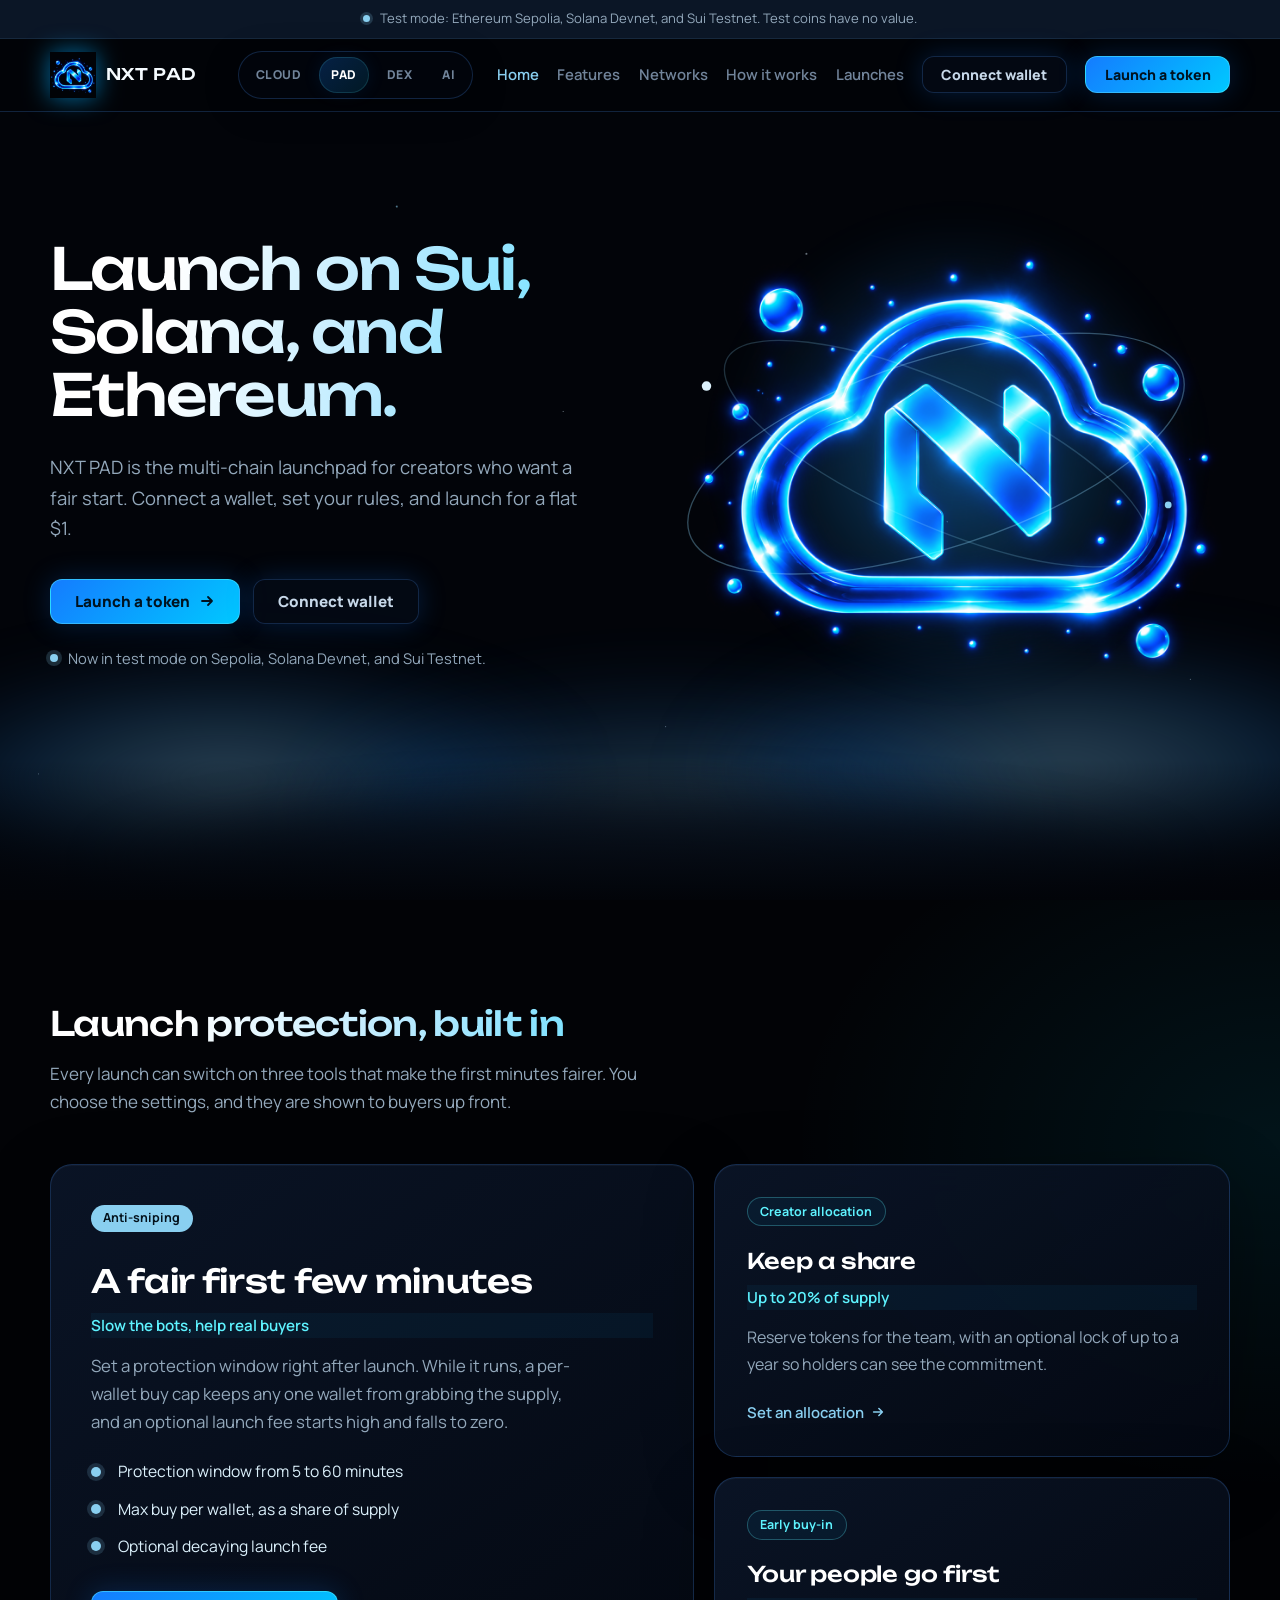
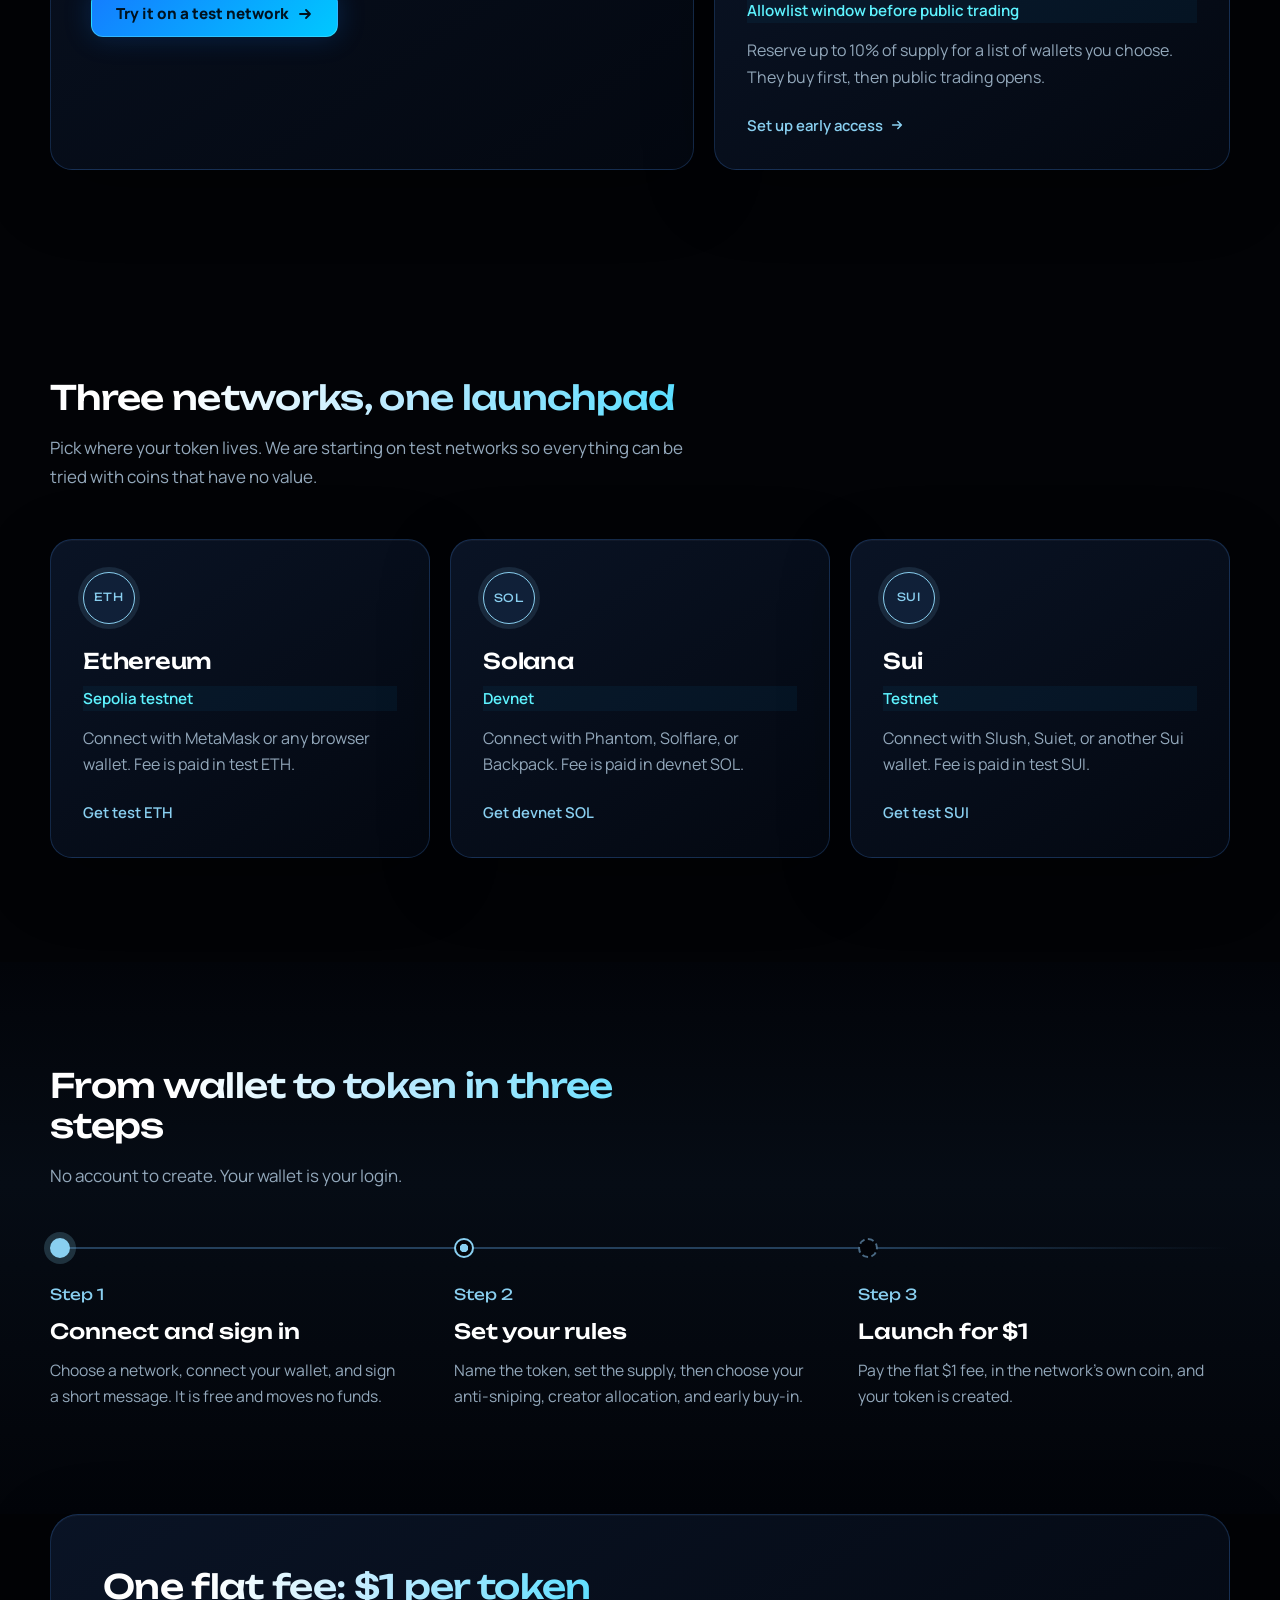
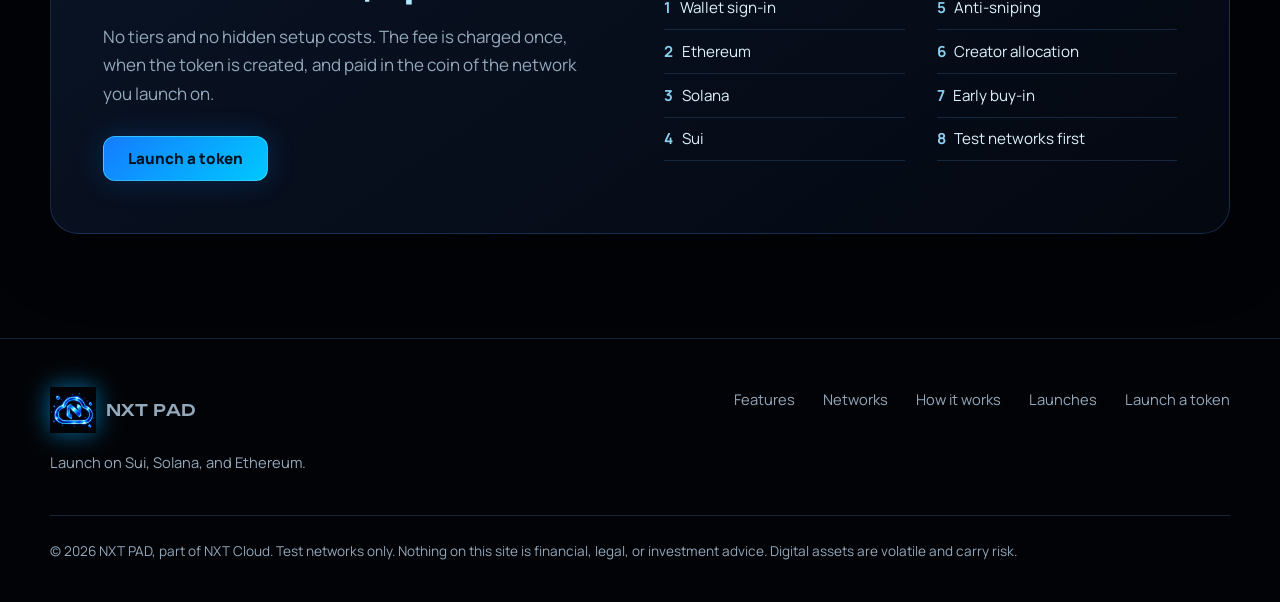
<file: index.html>
<!doctype html>
<html lang="en">
<head>
  <meta charset="utf-8">
  <meta name="viewport" content="width=device-width, initial-scale=1">
  <title>NXT PAD | Launch tokens on Sui, Solana, and Ethereum</title>
  <meta name="description" content="NXT PAD is a multi-chain token launchpad for Sui, Solana, and Ethereum. Anti-sniping, creator allocation, early buy-in, and a flat $1 fee per token. Now in test mode.">
  <meta name="theme-color" content="#020409">
  <meta property="og:title" content="NXT PAD">
  <meta property="og:description" content="Launch tokens on Sui, Solana, and Ethereum with built-in launch protection. Flat $1 fee.">
  <meta property="og:type" content="website">
  <!-- After you have your domain, add: <meta property="og:image" content="https://YOUR-DOMAIN/assets/img/og.png"> -->
  <meta name="twitter:card" content="summary_large_image">
  <link rel="icon" type="image/png" sizes="48x48" href="assets/img/favicon-48.png">
  <link rel="icon" type="image/png" sizes="192x192" href="assets/img/favicon-192.png">
  <link rel="apple-touch-icon" href="assets/img/apple-touch-icon.png">
  <link rel="preconnect" href="https://fonts.googleapis.com">
  <link rel="preconnect" href="https://fonts.gstatic.com" crossorigin>
  <link href="https://fonts.googleapis.com/css2?family=Manrope:wght@400;500;600;700&family=Unbounded:wght@400;500&display=swap" rel="stylesheet">
  <link rel="stylesheet" href="assets/css/style.css">
  <link rel="stylesheet" href="assets/css/nxt-unified.css">
  <link rel="stylesheet" href="assets/css/nxt-v2.css">
</head>
<body>
  <a class="skip" href="#main">Skip to content</a>

  <div class="testbar" role="note"><i aria-hidden="true"></i>Test mode: Ethereum Sepolia, Solana Devnet, and Sui Testnet. Test coins have no value.</div>

  <header class="site-header">
    <div class="wrap header-inner">
      <a class="brand" href="index.html" aria-label="NXT PAD home">
        <img src="assets/img/ChatGPT Image Sep 19, 2026, 03_49_14 PM.png" alt="" width="46" height="46">
        <span>NXT PAD</span>
      </a>
      <button class="nav-toggle" type="button" aria-expanded="false" aria-controls="nav">Menu</button>
      <div class="nxt-ecosystem" aria-label="NXT ecosystem"><a href="https://nxtcloudv31.nxtpadsupport.workers.dev/">CLOUD</a><a class="active" href="https://nxtpad.nxtpadsupport.workers.dev/">PAD</a><a href="https://nxtdex.nxtpadsupport.workers.dev/">DEX</a><a href="https://nxt-ai.nxtpadsupport.workers.dev/">AI</a></div>
        <nav class="nav" id="nav" aria-label="Main">
        <a href="index.html" aria-current="page">Home</a>
        <a href="index.html#features">Features</a>
        <a href="index.html#networks">Networks</a>
        <a href="index.html#how">How it works</a>
        <a href="tokens.html">Launches</a>
        <button class="btn btn-ghost btn-sm" type="button" data-wallet-btn>Connect wallet</button>
        <a class="btn btn-primary btn-sm" href="launch.html">Launch a token</a>
      </nav>
    </div>
  </header>

  <main id="main">
    <section class="hero">
      <div class="clouds" aria-hidden="true">
        <span class="cloud c1"></span><span class="cloud c2"></span><span class="cloud c3"></span><span class="cloud c4"></span>
      </div>
      <div class="wrap hero-grid">
        <div>
          <h1>Launch on Sui, Solana, and Ethereum.</h1>
          <p class="lede">NXT PAD is the multi-chain launchpad for creators who want a fair start. Connect a wallet, set your rules, and launch for a flat $1.</p>
          <div class="hero-actions">
            <a class="btn btn-primary" href="launch.html">
              Launch a token
              <svg viewBox="0 0 16 16" fill="none" stroke="currentColor" stroke-width="1.8" stroke-linecap="round" stroke-linejoin="round" aria-hidden="true"><path d="M3 8h10M9 4l4 4-4 4"/></svg>
            </a>
            <button class="btn btn-ghost" type="button" data-wallet-btn>Connect wallet</button>
          </div>
          <p class="hero-note"><i aria-hidden="true"></i>Now in test mode on Sepolia, Solana Devnet, and Sui Testnet.</p>
        </div>
        <div class="scene">
          <div class="glow" aria-hidden="true"></div>
          <svg class="orbits" viewBox="0 0 400 400" fill="none" aria-hidden="true">
            <ellipse cx="200" cy="200" rx="192" ry="70" stroke="#89cff0" stroke-opacity="0.35" stroke-width="1" transform="rotate(-18 200 200)"/>
            <ellipse cx="200" cy="200" rx="170" ry="52" stroke="#89cff0" stroke-opacity="0.22" stroke-width="1" transform="rotate(24 200 200)"/>
            <circle cx="30" cy="150" r="3.5" fill="#dcf1fc"/>
            <circle cx="372" cy="238" r="2.5" fill="#89cff0"/>
          </svg>
          <img class="logo" src="assets/img/ChatGPT Image Sep 19, 2026, 03_49_14 PM.png" alt="NXT PAD logo: a glowing blue cloud with the letter N inside" width="720" height="720">
        </div>
      </div>
    </section>

    <section class="section" id="features">
      <div class="wrap">
        <div class="section-head">
          <h2>Launch protection, built in</h2>
          <p>Every launch can switch on three tools that make the first minutes fairer. You choose the settings, and they are shown to buyers up front.</p>
        </div>

        <div class="products">
          <article class="card card--main">
            <span class="pill pill--soon">Anti-sniping</span>
            <h3>A fair first few minutes</h3>
            <span class="tag">Slow the bots, help real buyers</span>
            <p class="body">Set a protection window right after launch. While it runs, a per-wallet buy cap keeps any one wallet from grabbing the supply, and an optional launch fee starts high and falls to zero.</p>
            <ul class="checks">
              <li>Protection window from 5 to 60 minutes</li>
              <li>Max buy per wallet, as a share of supply</li>
              <li>Optional decaying launch fee</li>
            </ul>
            <a class="btn btn-primary" href="launch.html">
              Try it on a test network
              <svg viewBox="0 0 16 16" fill="none" stroke="currentColor" stroke-width="1.8" stroke-linecap="round" stroke-linejoin="round" aria-hidden="true"><path d="M3 8h10M9 4l4 4-4 4"/></svg>
            </a>
          </article>

          <article class="card card--dev">
            <span class="pill pill--dev">Creator allocation</span>
            <h3>Keep a share</h3>
            <span class="tag">Up to 20% of supply</span>
            <p class="body">Reserve tokens for the team, with an optional lock of up to a year so holders can see the commitment.</p>
            <a class="more" href="launch.html#panel-creator">Set an allocation
              <svg width="14" height="14" viewBox="0 0 16 16" fill="none" stroke="currentColor" stroke-width="1.8" stroke-linecap="round" stroke-linejoin="round" aria-hidden="true"><path d="M3 8h10M9 4l4 4-4 4"/></svg>
            </a>
          </article>

          <article class="card card--dev">
            <span class="pill pill--dev">Early buy-in</span>
            <h3>Your people go first</h3>
            <span class="tag">Allowlist window before public trading</span>
            <p class="body">Reserve up to 10% of supply for a list of wallets you choose. They buy first, then public trading opens.</p>
            <a class="more" href="launch.html#panel-early">Set up early access
              <svg width="14" height="14" viewBox="0 0 16 16" fill="none" stroke="currentColor" stroke-width="1.8" stroke-linecap="round" stroke-linejoin="round" aria-hidden="true"><path d="M3 8h10M9 4l4 4-4 4"/></svg>
            </a>
          </article>
        </div>
      </div>
    </section>

    <section class="section networks" id="networks">
      <div class="wrap">
        <div class="section-head">
          <h2>Three networks, one launchpad</h2>
          <p>Pick where your token lives. We are starting on test networks so everything can be tried with coins that have no value.</p>
        </div>
        <div class="chains">
          <article class="card chain-card">
            <span class="chain-badge chain-badge--lg" aria-hidden="true">ETH</span>
            <h3>Ethereum</h3>
            <span class="tag">Sepolia testnet</span>
            <p class="body">Connect with MetaMask or any browser wallet. Fee is paid in test ETH.</p>
            <a class="more" href="https://cloud.google.com/application/web3/faucet/ethereum/sepolia" target="_blank" rel="noopener noreferrer">Get test ETH</a>
          </article>
          <article class="card chain-card">
            <span class="chain-badge chain-badge--lg" aria-hidden="true">SOL</span>
            <h3>Solana</h3>
            <span class="tag">Devnet</span>
            <p class="body">Connect with Phantom, Solflare, or Backpack. Fee is paid in devnet SOL.</p>
            <a class="more" href="https://faucet.solana.com" target="_blank" rel="noopener noreferrer">Get devnet SOL</a>
          </article>
          <article class="card chain-card">
            <span class="chain-badge chain-badge--lg" aria-hidden="true">SUI</span>
            <h3>Sui</h3>
            <span class="tag">Testnet</span>
            <p class="body">Connect with Slush, Suiet, or another Sui wallet. Fee is paid in test SUI.</p>
            <a class="more" href="https://faucet.sui.io" target="_blank" rel="noopener noreferrer">Get test SUI</a>
          </article>
        </div>
      </div>
    </section>

    <section class="section roadmap" id="how">
      <div class="wrap">
        <div class="section-head">
          <h2>From wallet to token in three steps</h2>
          <p>No account to create. Your wallet is your login.</p>
        </div>
        <div class="timeline">
          <div class="stage stage--now">
            <span class="when">Step 1</span>
            <h3>Connect and sign in</h3>
            <p>Choose a network, connect your wallet, and sign a short message. It is free and moves no funds.</p>
          </div>
          <div class="stage stage--next">
            <span class="when">Step 2</span>
            <h3>Set your rules</h3>
            <p>Name the token, set the supply, then choose your anti-sniping, creator allocation, and early buy-in.</p>
          </div>
          <div class="stage stage--later">
            <span class="when">Step 3</span>
            <h3>Launch for $1</h3>
            <p>Pay the flat $1 fee, in the network's own coin, and your token is created.</p>
          </div>
        </div>
      </div>
    </section>

    <section class="band">
      <div class="wrap">
        <div class="band-card">
          <div>
            <h2>One flat fee: $1 per token</h2>
            <p>No tiers and no hidden setup costs. The fee is charged once, when the token is created, and paid in the coin of the network you launch on.</p>
            <a class="btn btn-primary" href="launch.html">Launch a token</a>
          </div>
          <ol class="toc-preview" aria-label="What is included">
            <li>Wallet sign-in</li>
            <li>Ethereum</li>
            <li>Solana</li>
            <li>Sui</li>
            <li>Anti-sniping</li>
            <li>Creator allocation</li>
            <li>Early buy-in</li>
            <li>Test networks first</li>
          </ol>
        </div>
      </div>
    </section>
  </main>

  <footer class="site-footer">
    <div class="wrap">
      <div class="footer-grid">
        <div class="footer-brand">
          <a class="brand" href="index.html" aria-label="NXT PAD home">
            <img src="assets/img/ChatGPT Image Sep 19, 2026, 03_49_14 PM.png" alt="" width="46" height="46">
            <span>NXT PAD</span>
          </a>
          <p>Launch on Sui, Solana, and Ethereum.</p>
        </div>
        <nav class="footer-links" aria-label="Footer">
          <a href="index.html#features">Features</a>
          <a href="index.html#networks">Networks</a>
          <a href="index.html#how">How it works</a>
          <a href="tokens.html">Launches</a>
          <a href="launch.html">Launch a token</a>
          <!-- Add your community links here when ready, for example:
          <a href="https://x.com/YOUR-HANDLE" target="_blank" rel="noopener noreferrer">X</a>
          <a href="https://t.me/YOUR-GROUP" target="_blank" rel="noopener noreferrer">Telegram</a>
          -->
        </nav>
      </div>
      <p class="legal">&copy; <span data-year>2026</span> NXT PAD, part of NXT Cloud. Test networks only. Nothing on this site is financial, legal, or investment advice. Digital assets are volatile and carry risk.</p>
    </div>
  </footer>

  <script src="assets/js/config.js"></script>
  <script src="assets/js/main.js"></script>
  <script src="assets/js/wallet.js"></script>
</body>
</html>
</file>
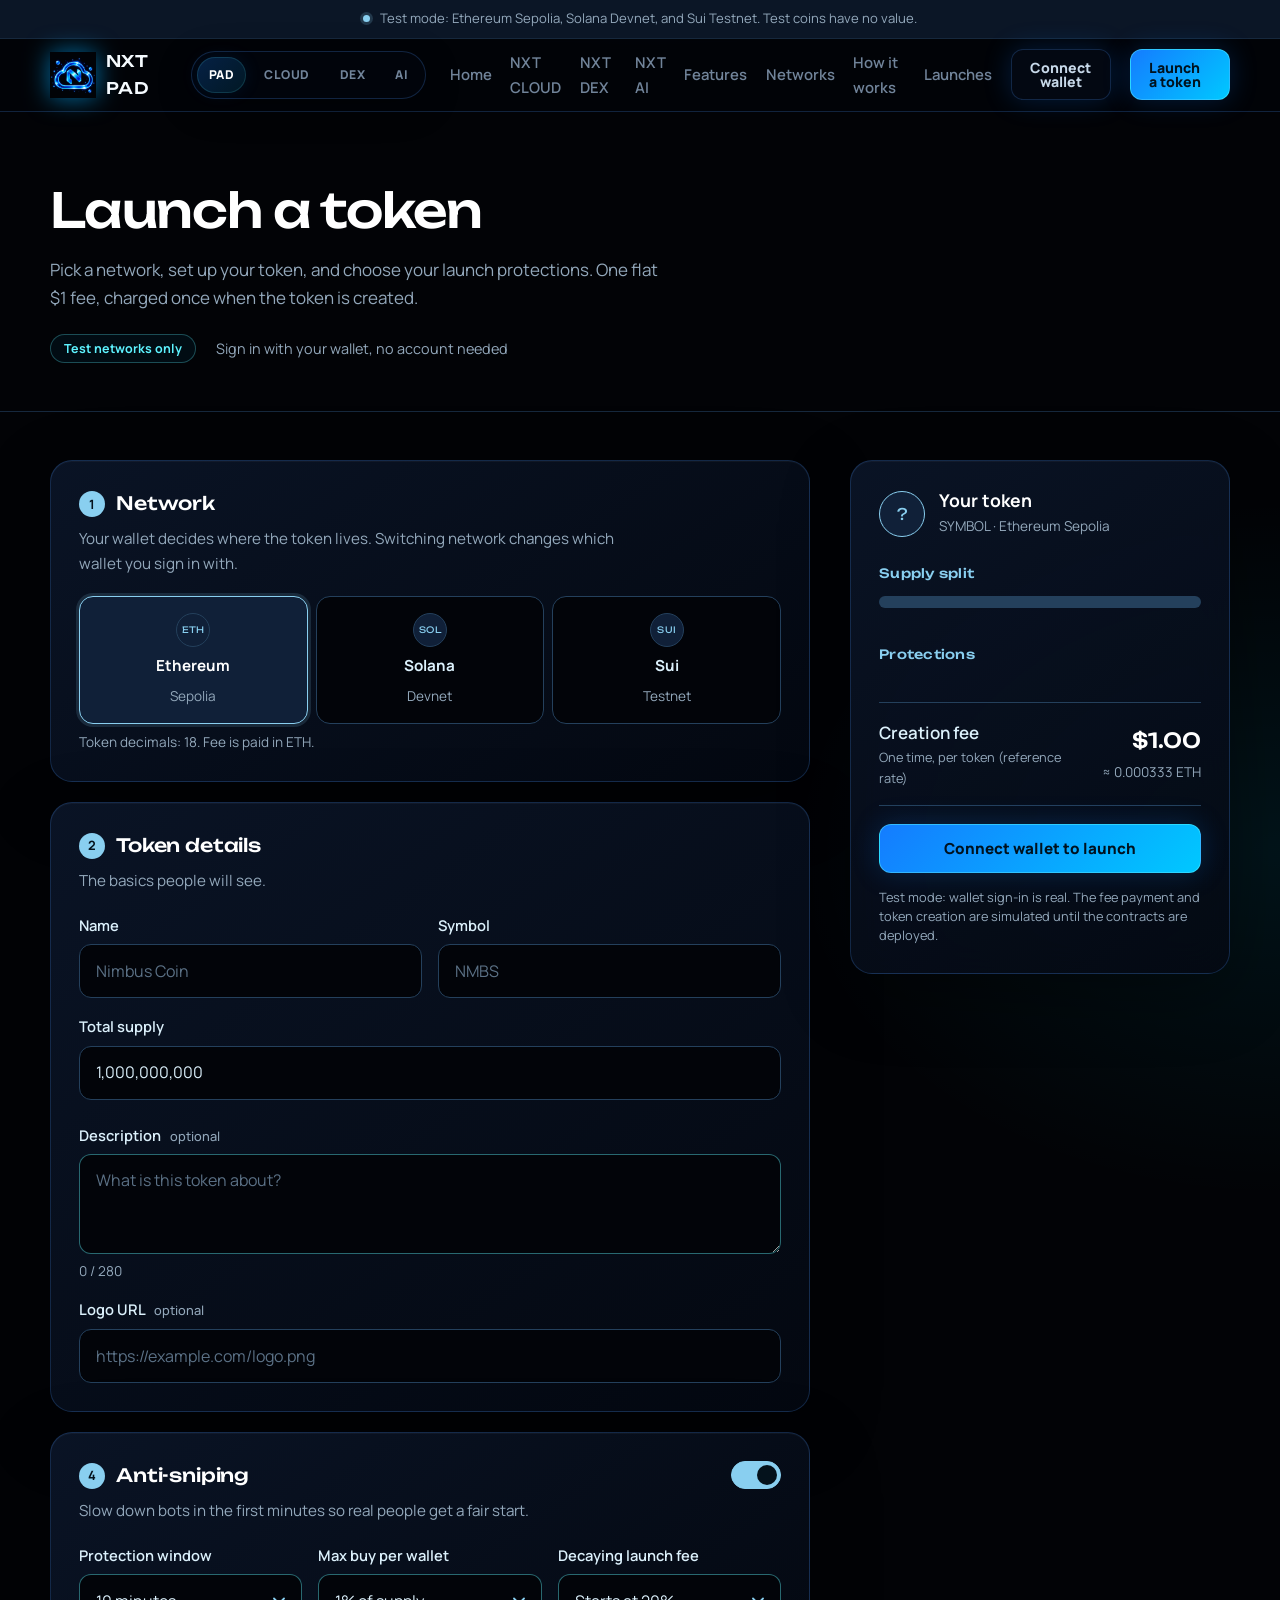
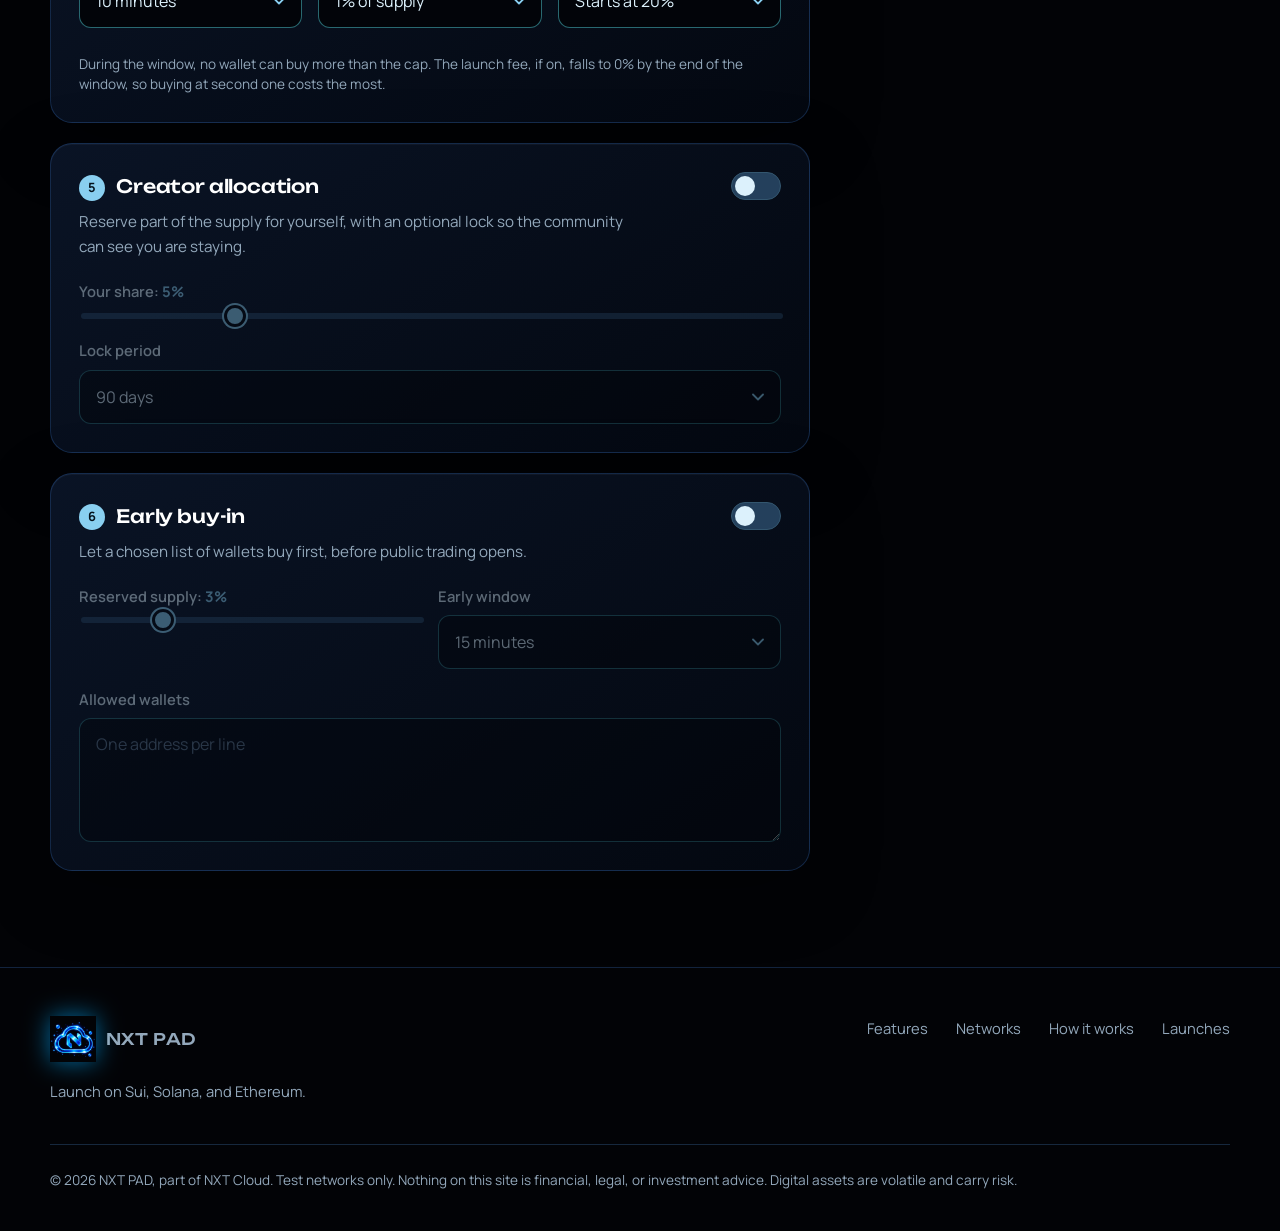
<file: launch.html>
<!doctype html>
<html lang="en">
<head>
  <meta charset="utf-8">
  <meta name="viewport" content="width=device-width, initial-scale=1">
  <title>Launch a token | NXT PAD</title>
  <meta name="description" content="Create a token on Ethereum Sepolia, Solana Devnet, or Sui Testnet with anti-sniping, creator allocation, and early buy-in. Flat $1 fee per token.">
  <meta name="theme-color" content="#020409">
  <link rel="icon" type="image/png" sizes="48x48" href="assets/img/favicon-48.png">
  <link rel="icon" type="image/png" sizes="192x192" href="assets/img/favicon-192.png">
  <link rel="apple-touch-icon" href="assets/img/apple-touch-icon.png">
  <link rel="preconnect" href="https://fonts.googleapis.com">
  <link rel="preconnect" href="https://fonts.gstatic.com" crossorigin>
  <link href="https://fonts.googleapis.com/css2?family=Manrope:wght@400;500;600;700&family=Unbounded:wght@400;500&display=swap" rel="stylesheet">
  <link rel="stylesheet" href="assets/css/style.css">
  <link rel="stylesheet" href="assets/css/nxt-unified.css">
  <link rel="stylesheet" href="assets/css/nxt-v2.css">
</head>
<body>
  <a class="skip" href="#main">Skip to content</a>
  <div class="testbar" role="note"><i aria-hidden="true"></i>Test mode: Ethereum Sepolia, Solana Devnet, and Sui Testnet. Test coins have no value.</div>
  <header class="site-header">
    <div class="wrap header-inner">
      <a class="brand" href="index.html" aria-label="NXT PAD home"><img src="assets/img/ChatGPT Image Sep 19, 2026, 03_49_14 PM.png" alt="" width="46" height="46"><span>NXT PAD</span></a>
      <button class="nav-toggle" type="button" aria-expanded="false" aria-controls="nav">Menu</button>
      <div class="nxt-ecosystem" aria-label="NXT ecosystem"><a class="active" href="https://nxtpad.nxtpadsupport.workers.dev/">PAD</a><a href="https://github.com/NXTPAD/NXTCLOUD">CLOUD</a><a href="https://github.com/NXTPAD/NXTDEX">DEX</a><a href="https://github.com/NXTPAD/NXTAI">AI</a></div>
        <nav class="nav" id="nav" aria-label="Main">
        <a href="index.html">Home</a>
        <a href="https://nxtcloud.nxtpadsupport.workers.dev/">NXT CLOUD</a>
        <a href="https://nxtdex.nxtpadsupport.workers.dev/">NXT DEX</a>
        <a href="https://nxtai.nxtpadsupport.workers.dev/">NXT AI</a><a href="index.html#features">Features</a><a href="index.html#networks">Networks</a><a href="index.html#how">How it works</a><a href="tokens.html">Launches</a>
        <button class="btn btn-ghost btn-sm" type="button" data-wallet-btn>Connect wallet</button>
        <a class="btn btn-primary btn-sm" href="launch.html" aria-current="page">Launch a token</a>
      </nav>
    </div>
  </header>
  <main id="main">
    <section class="doc-hero"><div class="wrap"><h1>Launch a token</h1><p>Pick a network, set up your token, and choose your launch protections. One flat $1 fee, charged once when the token is created.</p><div class="doc-meta"><span class="pill pill--dev">Test networks only</span><span>Sign in with your wallet, no account needed</span></div></div></section>
    <div class="wrap launch-layout">
      <form id="launch-form" class="launch-form" novalidate autocomplete="off">
        <section class="panel">
          <div class="panel-head"><div><h2><span class="num">1</span>Network</h2><p>Your wallet decides where the token lives. Switching network changes which wallet you sign in with.</p></div></div>
          <div class="seg seg--lg" id="chain-seg" role="group" aria-label="Network"></div><p class="hint" id="chain-hint"></p>
        </section>
        <section class="panel">
          <div class="panel-head"><div><h2><span class="num">2</span>Token details</h2><p>The basics people will see.</p></div></div>
          <div class="grid-2">
            <div class="field"><label for="f-name">Name</label><input id="f-name" name="name" type="text" maxlength="32" placeholder="Nimbus Coin" required><p class="err" data-err="name"></p></div>
            <div class="field"><label for="f-symbol">Symbol</label><input id="f-symbol" name="symbol" type="text" maxlength="10" placeholder="NMBS" style="text-transform:uppercase" required><p class="err" data-err="symbol"></p></div>
          </div>
          <div class="field"><label for="f-supply">Total supply</label><input id="f-supply" name="supply" type="text" inputmode="numeric" value="1,000,000,000" required><p class="hint" id="supply-hint"></p><p class="err" data-err="supply"></p></div>
          <div class="field"><label for="f-desc">Description <span class="opt">optional</span></label><textarea id="f-desc" name="desc" rows="3" maxlength="280" placeholder="What is this token about?"></textarea><p class="hint"><span id="desc-count">0</span> / 280</p></div>
          <div class="field"><label for="f-logo">Logo URL <span class="opt">optional</span></label><input id="f-logo" name="logo" type="url" placeholder="https://example.com/logo.png"><p class="err" data-err="logo"></p></div>

        </section>

        <!-- 4. Anti-sniping -->
        <section class="panel" id="panel-snipe">
          <div class="panel-head"><div><h2><span class="num">4</span>Anti-sniping</h2><p>Slow down bots in the first minutes so real people get a fair start.</p></div><label class="switch"><input type="checkbox" id="sw-snipe" checked><span class="track" aria-hidden="true"></span><span class="sr">Enable anti-sniping</span></label></div>
          <div class="panel-body" data-for="sw-snipe"><div class="grid-3">
            <div class="field"><label for="f-snipe-window">Protection window</label><select id="f-snipe-window"><option value="5">5 minutes</option><option value="10" selected>10 minutes</option><option value="30">30 minutes</option><option value="60">60 minutes</option></select></div>
            <div class="field"><label for="f-snipe-max">Max buy per wallet</label><select id="f-snipe-max"><option value="0.5">0.5% of supply</option><option value="1" selected>1% of supply</option><option value="2">2% of supply</option><option value="3">3% of supply</option><option value="5">5% of supply</option></select></div>
            <div class="field"><label for="f-snipe-decay">Decaying launch fee</label><select id="f-snipe-decay"><option value="0">Off</option><option value="10">Starts at 10%</option><option value="20" selected>Starts at 20%</option><option value="30">Starts at 30%</option></select></div>
          </div><p class="hint">During the window, no wallet can buy more than the cap. The launch fee, if on, falls to 0% by the end of the window, so buying at second one costs the most.</p></div>
        </section>

        <!-- 5. Creator allocation -->
        <section class="panel" id="panel-creator">
          <div class="panel-head"><div><h2><span class="num">5</span>Creator allocation</h2><p>Reserve part of the supply for yourself, with an optional lock so the community can see you are staying.</p></div><label class="switch"><input type="checkbox" id="sw-creator"><span class="track" aria-hidden="true"></span><span class="sr">Enable creator allocation</span></label></div>
          <div class="panel-body is-off" data-for="sw-creator"><div class="field"><label for="f-creator-pct">Your share: <output id="o-creator-pct">5%</output></label><input id="f-creator-pct" type="range" min="1" max="20" step="1" value="5"><p class="hint" id="creator-amt"></p></div><div class="field"><label for="f-creator-vest">Lock period</label><select id="f-creator-vest"><option value="0">No lock</option><option value="30">30 days</option><option value="90" selected>90 days</option><option value="180">180 days</option><option value="365">365 days</option></select></div></div>
        </section>

        <!-- 6. Early buy-in -->
        <section class="panel" id="panel-early">
          <div class="panel-head"><div><h2><span class="num">6</span>Early buy-in</h2><p>Let a chosen list of wallets buy first, before public trading opens.</p></div><label class="switch"><input type="checkbox" id="sw-early"><span class="track" aria-hidden="true"></span><span class="sr">Enable early buy-in</span></label></div>
          <div class="panel-body is-off" data-for="sw-early"><div class="grid-2">
            <div class="field"><label for="f-early-pct">Reserved supply: <output id="o-early-pct">3%</output></label><input id="f-early-pct" type="range" min="1" max="10" step="1" value="3"><p class="hint" id="early-amt"></p></div>
            <div class="field"><label for="f-early-window">Early window</label><select id="f-early-window"><option value="5">5 minutes</option><option value="15" selected>15 minutes</option><option value="30">30 minutes</option><option value="60">60 minutes</option></select><p class="hint">Public trading opens after this window ends.</p></div>
          </div><div class="field"><label for="f-early-list">Allowed wallets</label><textarea id="f-early-list" rows="4" placeholder="One address per line"></textarea><p class="hint" id="early-hint"></p><p class="err" data-err="early"></p></div></div>
        </section>
      </form>

      <aside class="summary" aria-label="Launch summary">
        <div class="panel panel--main">
          <div class="sum-top"><span class="sum-avatar" id="sum-avatar" aria-hidden="true">?</span><div><strong id="sum-name">Your token</strong><span id="sum-sub" class="sum-sub">SYMBOL &middot; Ethereum Sepolia</span></div></div>
          <h3 class="sum-h">Supply split</h3><div class="dist" id="dist" role="img" aria-label="Supply split"></div><ul class="legend" id="legend"></ul>
          <h3 class="sum-h">Protections</h3><ul class="sum-list" id="sum-features"></ul>
          <div class="fee-row"><div><span class="fee-label">Creation fee</span><span class="fee-note" id="fee-note">One time, per token</span></div><div class="fee-val"><strong>$1.00</strong><span id="fee-native">&asymp; &hellip;</span></div></div>
          <button class="btn btn-primary btn-block" type="button" id="launch-btn">Connect wallet to launch</button>
          <p class="sum-fine" id="sum-fine">Test mode: wallet sign-in is real. The fee payment and token creation are simulated until the contracts are deployed.</p>
        </div>
      </aside>
    </div>
  </main>

  <footer class="site-footer"><div class="wrap"><div class="footer-grid"><div class="footer-brand"><a class="brand" href="index.html" aria-label="NXT PAD home"><img src="assets/img/ChatGPT Image Sep 19, 2026, 03_49_14 PM.png" alt="" width="46" height="46"><span>NXT PAD</span></a><p>Launch on Sui, Solana, and Ethereum.</p></div><nav class="footer-links" aria-label="Footer"><a href="index.html#features">Features</a><a href="index.html#networks">Networks</a><a href="index.html#how">How it works</a><a href="tokens.html">Launches</a></nav></div><p class="legal">&copy; <span data-year>2026</span> NXT PAD, part of NXT Cloud. Test networks only. Nothing on this site is financial, legal, or investment advice. Digital assets are volatile and carry risk.</p></div></footer>

  <dialog class="modal" id="progress" aria-labelledby="pg-title">
    <div class="modal-head"><h2 id="pg-title">Launching</h2><button class="modal-x" type="button" id="pg-x" aria-label="Close" hidden>&times;</button></div>
    <div class="modal-body">
      <ol class="steps" id="pg-steps"><li data-step="sign"><span class="st-ic"></span><div><strong>Wallet signed in</strong><span class="st-sub"></span></div></li><li data-step="fee"><span class="st-ic"></span><div><strong>Pay the $1.00 creation fee</strong><span class="st-sub"></span></div></li><li data-step="create"><span class="st-ic"></span><div><strong>Create the token</strong><span class="st-sub"></span></div></li></ol>
      <div id="pg-result" class="pg-result" hidden></div><p class="modal-error" id="pg-error" role="alert" hidden></p><div class="modal-actions" id="pg-actions" hidden></div>
    </div>
  </dialog>
  <script src="assets/js/config.js"></script><script src="assets/js/main.js"></script><script src="assets/js/wallet.js"></script><script src="assets/js/chains.js"></script><script src="assets/js/launch.js"></script>
</body>
</html>
</file>
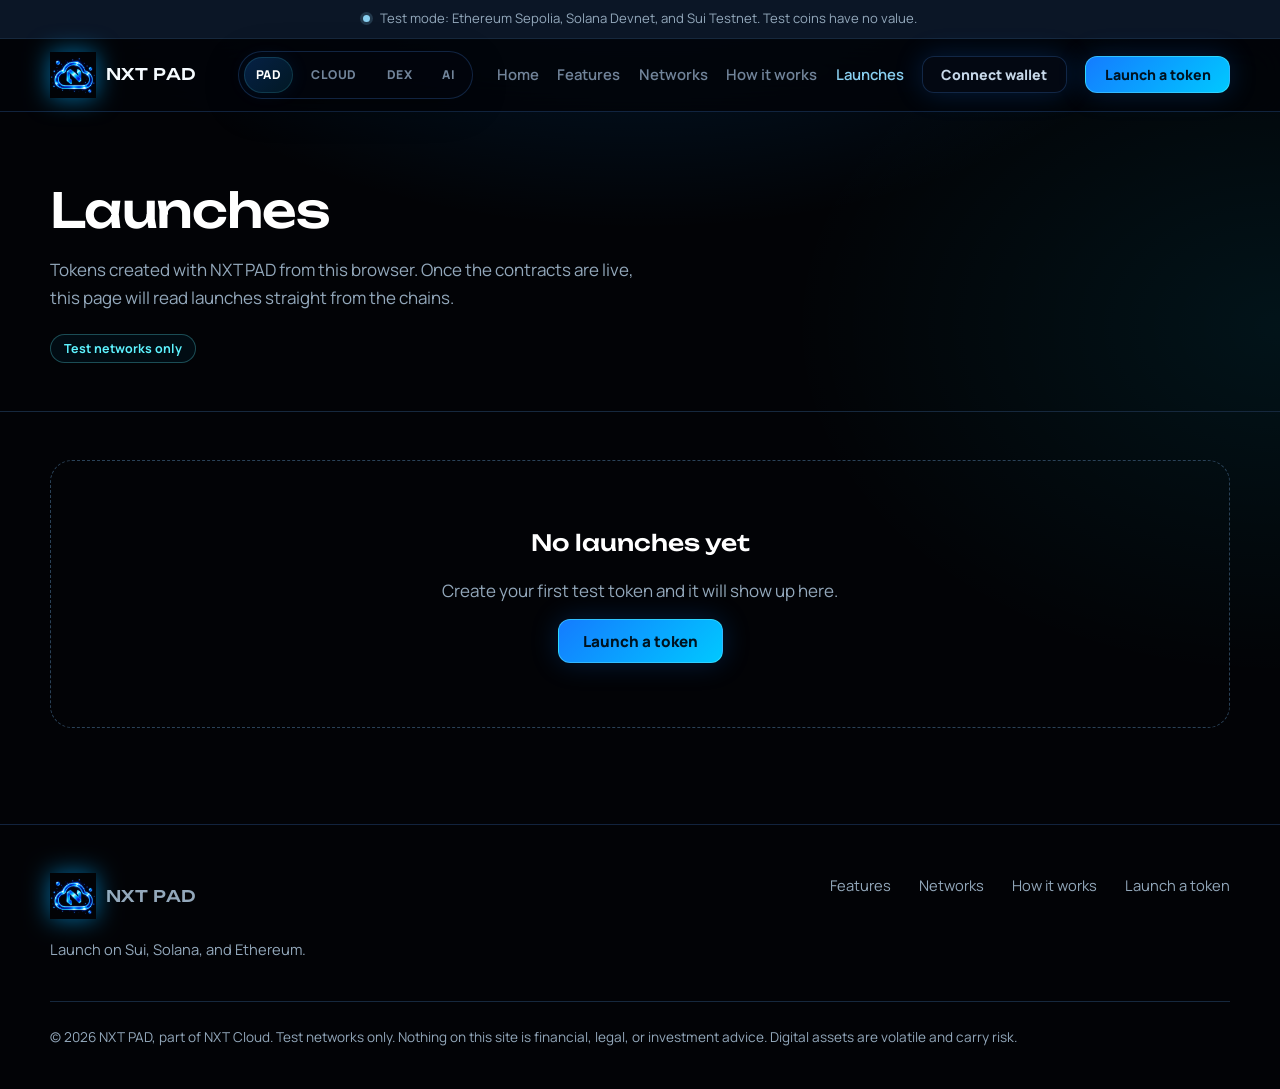
<file: tokens.html>
<!doctype html>
<html lang="en">
<head>
  <meta charset="utf-8">
  <meta name="viewport" content="width=device-width, initial-scale=1">
  <title>Launches | NXT PAD</title>
  <meta name="description" content="Tokens launched with NXT PAD on Ethereum Sepolia, Solana Devnet, and Sui Testnet.">
  <meta name="theme-color" content="#020409">
  <link rel="icon" type="image/png" sizes="48x48" href="assets/img/favicon-48.png">
  <link rel="icon" type="image/png" sizes="192x192" href="assets/img/favicon-192.png">
  <link rel="apple-touch-icon" href="assets/img/apple-touch-icon.png">
  <link rel="preconnect" href="https://fonts.googleapis.com">
  <link rel="preconnect" href="https://fonts.gstatic.com" crossorigin>
  <link href="https://fonts.googleapis.com/css2?family=Manrope:wght@400;500;600;700&family=Unbounded:wght@400;500&display=swap" rel="stylesheet">
  <link rel="stylesheet" href="assets/css/style.css">
  <link rel="stylesheet" href="assets/css/nxt-unified.css">
  <link rel="stylesheet" href="assets/css/nxt-v2.css">
</head>
<body>
  <a class="skip" href="#main">Skip to content</a>

  <div class="testbar" role="note"><i aria-hidden="true"></i>Test mode: Ethereum Sepolia, Solana Devnet, and Sui Testnet. Test coins have no value.</div>

  <header class="site-header">
    <div class="wrap header-inner">
      <a class="brand" href="index.html" aria-label="NXT PAD home">
        <img src="assets/img/ChatGPT Image Sep 19, 2026, 03_49_14 PM.png" alt="" width="46" height="46">
        <span>NXT PAD</span>
      </a>
      <button class="nav-toggle" type="button" aria-expanded="false" aria-controls="nav">Menu</button>
      <div class="nxt-ecosystem" aria-label="NXT ecosystem"><a class="active" href="https://nxtpad.nxtpadsupport.workers.dev/">PAD</a><a href="https://github.com/NXTPAD/NXTCLOUD">CLOUD</a><a href="https://github.com/NXTPAD/NXTDEX">DEX</a><a href="https://github.com/NXTPAD/NXTAI">AI</a></div>
        <nav class="nav" id="nav" aria-label="Main">
        <a href="index.html">Home</a>
        <a href="index.html#features">Features</a>
        <a href="index.html#networks">Networks</a>
        <a href="index.html#how">How it works</a>
        <a href="tokens.html" aria-current="page">Launches</a>
        <button class="btn btn-ghost btn-sm" type="button" data-wallet-btn>Connect wallet</button>
        <a class="btn btn-primary btn-sm" href="launch.html">Launch a token</a>
      </nav>
    </div>
  </header>

  <main id="main">
    <section class="doc-hero">
      <div class="wrap">
        <h1>Launches</h1>
        <p>Tokens created with NXT PAD from this browser. Once the contracts are live, this page will read launches straight from the chains.</p>
        <div class="doc-meta">
          <span class="pill pill--dev">Test networks only</span>
          <span id="count-meta"></span>
        </div>
      </div>
    </section>

    <div class="wrap section-tight">
      <div class="filter-row">
        <div class="seg" id="filters" role="group" aria-label="Filter by network"></div>
        <button class="btn btn-ghost btn-sm" type="button" id="clear-btn" hidden>Clear test data</button>
      </div>
      <div class="token-grid" id="token-grid"></div>
      <div class="empty" id="empty" hidden>
        <h2>No launches yet</h2>
        <p>Create your first test token and it will show up here.</p>
        <a class="btn btn-primary" href="launch.html">Launch a token</a>
      </div>
    </div>
  </main>

  <footer class="site-footer">
    <div class="wrap">
      <div class="footer-grid">
        <div class="footer-brand">
          <a class="brand" href="index.html" aria-label="NXT PAD home">
            <img src="assets/img/ChatGPT Image Sep 19, 2026, 03_49_14 PM.png" alt="" width="46" height="46">
            <span>NXT PAD</span>
          </a>
          <p>Launch on Sui, Solana, and Ethereum.</p>
        </div>
        <nav class="footer-links" aria-label="Footer">
          <a href="index.html#features">Features</a>
          <a href="index.html#networks">Networks</a>
          <a href="index.html#how">How it works</a>
          <a href="launch.html">Launch a token</a>
        </nav>
      </div>
      <p class="legal">&copy; <span data-year>2026</span> NXT PAD, part of NXT Cloud. Test networks only. Nothing on this site is financial, legal, or investment advice. Digital assets are volatile and carry risk.</p>
    </div>
  </footer>

  <script src="assets/js/config.js"></script>
  <script src="assets/js/main.js"></script>
  <script src="assets/js/wallet.js"></script>
  <script src="assets/js/tokens.js"></script>
</body>
</html>
</file>
<file: assets/css/style.css>
/* NXT Cloud — black and baby blue */

:root {
  --black: #020409;
  --ink: #060c15;
  --navy: #0b1626;
  --navy-2: #102038;
  --line: #16283d;
  --line-strong: #24405c;
  --sky: #89cff0;
  --mist: #dcf1fc;
  --slate: #93a8bb;
  --electric: #1e9bff;
  --display: "Unbounded", "Trebuchet MS", system-ui, sans-serif;
  --body: "Manrope", system-ui, -apple-system, "Segoe UI", Roboto, sans-serif;
  --max: 1180px;
}

*,
*::before,
*::after { box-sizing: border-box; }

html { scroll-behavior: smooth; scroll-padding-top: 88px; }

body {
  margin: 0;
  background: var(--black);
  color: var(--mist);
  font-family: var(--body);
  font-size: 1.0625rem;
  line-height: 1.65;
  -webkit-font-smoothing: antialiased;
}

img, svg { display: block; max-width: 100%; }
a { color: inherit; text-decoration: none; }
h1, h2, h3, p, ul, ol { margin: 0; }
ul, ol { padding: 0; list-style: none; }

:focus-visible { outline: 2px solid var(--sky); outline-offset: 3px; border-radius: 6px; }

.wrap { width: min(var(--max), 100% - 3rem); margin-inline: auto; }

.skip {
  position: absolute; left: -999px; top: 8px; z-index: 100;
  background: var(--sky); color: #04121c; padding: 0.6rem 1rem; border-radius: 8px; font-weight: 600;
}
.skip:focus { left: 8px; }

/* Buttons */
.btn {
  display: inline-flex; align-items: center; gap: 0.55rem;
  padding: 0.85rem 1.5rem; border-radius: 999px;
  font-weight: 600; font-size: 0.95rem; line-height: 1;
  border: 1px solid transparent; cursor: pointer;
  transition: background 0.2s, border-color 0.2s, color 0.2s, transform 0.2s;
}
.btn svg { width: 16px; height: 16px; }
.btn-primary { background: var(--sky); color: #04121c; }
.btn-primary:hover { background: var(--mist); }
.btn-ghost { border-color: var(--line-strong); color: var(--mist); }
.btn-ghost:hover { border-color: var(--sky); color: var(--sky); }
.btn-sm { padding: 0.65rem 1.15rem; font-size: 0.88rem; }

/* Header */
.site-header {
  position: sticky; top: 0; z-index: 50;
  background: rgba(2, 4, 9, 0.78);
  -webkit-backdrop-filter: blur(14px); backdrop-filter: blur(14px);
  border-bottom: 1px solid var(--line);
}
.header-inner { display: flex; align-items: center; justify-content: space-between; height: 72px; gap: 1.5rem; }

.brand { display: inline-flex; align-items: center; gap: 0.6rem; }
.brand img { width: 46px; height: 46px; mix-blend-mode: screen; }
.brand span { font-family: var(--display); font-weight: 500; font-size: 1rem; letter-spacing: 0.05em; }

.nav { display: flex; align-items: center; gap: 1.75rem; font-size: 0.93rem; color: var(--slate); }
.nav a { transition: color 0.2s; }
.nav a:hover { color: var(--mist); }
.nav a[aria-current="page"] { color: var(--sky); }

.nav-toggle {
  display: none; background: none; border: 1px solid var(--line-strong);
  color: var(--mist); border-radius: 10px; padding: 0.5rem 0.7rem; cursor: pointer; font: inherit; font-size: 0.9rem;
}

/* Hero */
.hero { position: relative; overflow: hidden; padding: 4.5rem 0 11rem; isolation: isolate; background: var(--black); }
.hero::after { content: ""; position: absolute; left: 0; right: 0; bottom: 0; height: 140px; z-index: -1; background: linear-gradient(180deg, transparent, var(--black)); pointer-events: none; }

.hero::before {
  content: ""; position: absolute; inset: 0; z-index: -2;
  background-image:
    radial-gradient(1.5px 1.5px at 8% 22%, rgba(220, 241, 252, 0.7), transparent),
    radial-gradient(1px 1px at 17% 64%, rgba(220, 241, 252, 0.5), transparent),
    radial-gradient(1.5px 1.5px at 31% 12%, rgba(137, 207, 240, 0.7), transparent),
    radial-gradient(1px 1px at 44% 38%, rgba(220, 241, 252, 0.45), transparent),
    radial-gradient(1px 1px at 52% 78%, rgba(220, 241, 252, 0.4), transparent),
    radial-gradient(1.5px 1.5px at 63% 18%, rgba(220, 241, 252, 0.6), transparent),
    radial-gradient(1px 1px at 74% 52%, rgba(137, 207, 240, 0.5), transparent),
    radial-gradient(1.5px 1.5px at 88% 30%, rgba(220, 241, 252, 0.6), transparent),
    radial-gradient(1px 1px at 93% 72%, rgba(220, 241, 252, 0.4), transparent),
    radial-gradient(1px 1px at 3% 84%, rgba(220, 241, 252, 0.4), transparent);
}

.hero-grid { display: grid; grid-template-columns: 1.05fr 0.95fr; gap: 2rem; align-items: center; }

.hero h1 {
  font-family: var(--display); font-weight: 500;
  font-size: clamp(2.1rem, 4.6vw, 3.6rem); line-height: 1.1; letter-spacing: -0.03em;
  color: #fff;
}
.hero .lede { margin-top: 1.6rem; max-width: 34rem; font-size: 1.15rem; color: var(--slate); }
.hero-actions { display: flex; flex-wrap: wrap; gap: 0.85rem; margin-top: 2.2rem; }
.hero-note { margin-top: 1.4rem; font-size: 0.92rem; color: var(--slate); display: flex; align-items: center; gap: 0.6rem; }
.hero-note i { width: 8px; height: 8px; border-radius: 50%; background: var(--sky); box-shadow: 0 0 0 4px rgba(137, 207, 240, 0.18); }

.scene { position: relative; width: min(100%, 540px); margin-inline: auto; aspect-ratio: 1; }
.scene .glow {
  position: absolute; inset: 6%; border-radius: 50%;
  background: radial-gradient(circle, rgba(30, 155, 255, 0.42) 0%, rgba(30, 155, 255, 0.12) 45%, transparent 70%);
  filter: blur(18px);
}
.scene .logo {
  position: absolute; inset: 0; width: 100%; height: 100%;
  mix-blend-mode: screen; animation: float 9s ease-in-out infinite;
}
.scene .orbits { position: absolute; inset: -4%; width: 108%; height: 108%; animation: spin 90s linear infinite; }

.clouds { position: absolute; left: 0; right: 0; bottom: 0; height: 380px; z-index: -1; pointer-events: none; }
.cloud {
  position: absolute; bottom: 0; border-radius: 50%; filter: blur(34px);
  background: radial-gradient(ellipse at center, rgba(137, 207, 240, 0.34) 0%, rgba(30, 110, 190, 0.22) 45%, transparent 72%);
}
.cloud.c1 { left: -10%; width: 55%; height: 240px; animation: drift 46s ease-in-out infinite alternate; }
.cloud.c2 { left: 22%; width: 60%; height: 300px; bottom: -70px; opacity: 0.85; animation: drift 62s ease-in-out infinite alternate-reverse; }
.cloud.c3 { right: -12%; width: 58%; height: 260px; animation: drift 54s ease-in-out infinite alternate; }
.cloud.c4 { left: 8%; width: 84%; height: 150px; bottom: -40px;
  background: radial-gradient(ellipse at center, rgba(11, 22, 38, 0.95) 0%, rgba(11, 22, 38, 0.6) 55%, transparent 75%);
  animation: none; filter: blur(22px);
}

@keyframes float { 0%, 100% { transform: translateY(0); } 50% { transform: translateY(-14px); } }
@keyframes spin { to { transform: rotate(360deg); } }
@keyframes drift { from { transform: translateX(-4%); } to { transform: translateX(6%); } }

/* Sections */
.section { padding: 6.5rem 0; }
.section-head { max-width: 40rem; margin-bottom: 3rem; }
.section h2, .band h2 {
  font-family: var(--display); font-weight: 500;
  font-size: clamp(1.5rem, 2.8vw, 2.1rem); line-height: 1.2; letter-spacing: -0.02em; color: #fff;
}
.section-head p { margin-top: 1rem; color: var(--slate); }

/* Pills */
.pill { display: inline-flex; align-items: center; padding: 0.3rem 0.8rem; border-radius: 999px; font-size: 0.78rem; font-weight: 700; line-height: 1.4; }
.pill--soon { background: var(--sky); color: #04121c; }
.pill--dev { border: 1px solid #3e7595; color: var(--sky); }
.pill--plan { border: 1px dashed #3a566f; color: var(--slate); }

/* Products */
.products { display: grid; grid-template-columns: 1.25fr 1fr; grid-template-rows: auto auto; gap: 1.25rem; }
.card { background: var(--ink); border: 1px solid var(--line); border-radius: 22px; padding: 2rem; display: flex; flex-direction: column; }
.card h3 { font-family: var(--display); font-weight: 500; font-size: 1.35rem; letter-spacing: -0.01em; color: #fff; margin: 1.1rem 0 0.35rem; }
.card .tag { color: var(--sky); font-size: 0.95rem; font-weight: 600; }
.card p.body { margin-top: 0.9rem; color: var(--slate); font-size: 1rem; }
.card .more { margin-top: auto; padding-top: 1.4rem; color: var(--sky); font-weight: 600; font-size: 0.93rem; display: inline-flex; align-items: center; gap: 0.4rem; }
.card .more:hover { color: var(--mist); }

.card--main {
  grid-row: span 2; padding: 2.5rem; border: 1.5px solid var(--sky);
  background: radial-gradient(120% 90% at 100% 0%, rgba(30, 155, 255, 0.18), transparent 60%), var(--navy);
}
.card--main h3 { font-size: 2rem; margin-top: 1.4rem; }
.card--main p.body { font-size: 1.05rem; max-width: 30rem; }
.card--dev { border-color: var(--line-strong); }
.card--plan { border-style: dashed; border-color: #2a4258; }

.checks { margin-top: 1.5rem; display: grid; gap: 0.7rem; }
.checks li { position: relative; padding-left: 1.7rem; color: var(--mist); font-size: 0.98rem; }
.checks li::before {
  content: ""; position: absolute; left: 0; top: 0.45em; width: 10px; height: 10px; border-radius: 50%;
  background: var(--sky); box-shadow: 0 0 0 4px rgba(137, 207, 240, 0.16);
}
.card--main .btn { margin-top: 2rem; align-self: flex-start; }

/* Roadmap */
.roadmap { background: linear-gradient(180deg, var(--black), var(--ink) 40%, var(--black)); }
.timeline { display: grid; grid-template-columns: repeat(3, 1fr); gap: 2rem; position: relative; }
.stage { position: relative; padding-top: 2.6rem; }
.stage::before { content: ""; position: absolute; top: 9px; left: 0; right: -2rem; height: 2px; background: var(--line-strong); }
.stage:last-child::before { right: 0; background: linear-gradient(90deg, var(--line-strong), transparent); }
.stage::after { content: ""; position: absolute; top: 0; left: 0; width: 20px; height: 20px; border-radius: 50%; background: var(--black); border: 2px solid var(--sky); }
.stage--now::after { background: var(--sky); box-shadow: 0 0 0 6px rgba(137, 207, 240, 0.2); }
.stage--next::after { background: radial-gradient(circle, var(--sky) 0 35%, var(--black) 40%); }
.stage--later::after { border: 2px dashed #4a6a85; }
.stage .when { font-family: var(--display); font-size: 0.95rem; color: var(--sky); }
.stage h3 { font-family: var(--display); font-weight: 500; font-size: 1.3rem; color: #fff; margin: 0.4rem 0 0.6rem; }
.stage p { color: var(--slate); font-size: 0.98rem; max-width: 22rem; }

/* White paper band */
.band { padding: 0 0 6.5rem; }
.band-card {
  display: grid; grid-template-columns: 1fr 1fr; gap: 3rem; align-items: center;
  border: 1px solid var(--line-strong); border-radius: 28px; padding: 3.25rem;
  background: radial-gradient(90% 120% at 0% 0%, rgba(30, 155, 255, 0.16), transparent 60%), var(--navy);
}
.band-card p { color: var(--slate); margin: 1rem 0 1.8rem; max-width: 30rem; }
.toc-preview { columns: 2; column-gap: 2rem; counter-reset: sec; font-size: 0.95rem; color: var(--mist); }
.toc-preview li { counter-increment: sec; break-inside: avoid; padding: 0.55rem 0; border-bottom: 1px solid var(--line); }
.toc-preview li::before { content: counter(sec) "  "; color: var(--sky); font-weight: 700; margin-right: 0.35rem; }

/* Footer */
.site-footer { border-top: 1px solid var(--line); padding: 3rem 0 2.5rem; color: var(--slate); font-size: 0.92rem; }
.footer-grid { display: flex; flex-wrap: wrap; justify-content: space-between; gap: 2rem; }
.footer-brand p { margin-top: 0.7rem; max-width: 20rem; }
.footer-links { display: flex; flex-wrap: wrap; gap: 0.6rem 1.75rem; align-content: flex-start; }
.footer-links a:hover { color: var(--mist); }
.legal { margin-top: 2.5rem; padding-top: 1.5rem; border-top: 1px solid var(--line); font-size: 0.85rem; }

/* White paper page */
.doc-hero { padding: 4.5rem 0 3rem; border-bottom: 1px solid var(--line); position: relative; overflow: hidden; }
.doc-hero::after { content: ""; position: absolute; right: -8%; top: -60%; width: 480px; height: 480px; border-radius: 50%; background: radial-gradient(circle, rgba(30, 155, 255, 0.22), transparent 65%); filter: blur(30px); z-index: -1; }
.doc-hero h1 { font-family: var(--display); font-weight: 500; font-size: clamp(1.9rem, 4vw, 3rem); line-height: 1.1; letter-spacing: -0.025em; color: #fff; }
.doc-hero p { margin-top: 1.2rem; color: var(--slate); max-width: 38rem; }
.doc-meta { margin-top: 1.4rem; display: flex; flex-wrap: wrap; gap: 0.6rem 1.25rem; font-size: 0.9rem; color: var(--slate); align-items: center; }

.doc-layout { display: grid; grid-template-columns: 240px minmax(0, 1fr); gap: 4.5rem; padding: 3.5rem 0 6rem; }
.toc { position: sticky; top: 104px; align-self: start; font-size: 0.92rem; }
.toc p { font-family: var(--display); font-size: 0.85rem; color: var(--mist); margin-bottom: 0.9rem; }
.toc a { display: block; padding: 0.4rem 0.9rem; color: var(--slate); border-left: 2px solid var(--line); transition: color 0.2s, border-color 0.2s; }
.toc a:hover { color: var(--mist); }
.toc a.is-active { color: var(--sky); border-left-color: var(--sky); }

.doc { max-width: 44rem; }
.doc section { padding-top: 3.25rem; }
.doc section:first-child { padding-top: 0; }
.doc h2 { font-family: var(--display); font-weight: 500; font-size: 1.55rem; line-height: 1.2; letter-spacing: -0.015em; color: #fff; margin-bottom: 1.1rem; }
.doc h3 { font-family: var(--display); font-weight: 500; font-size: 1.05rem; color: var(--mist); margin: 1.8rem 0 0.5rem; }
.doc p { color: #c2d5e3; margin-bottom: 1rem; line-height: 1.75; }
.doc ul.bullets { margin: 0.5rem 0 1.2rem; display: grid; gap: 0.6rem; }
.doc ul.bullets li { position: relative; padding-left: 1.5rem; color: #c2d5e3; line-height: 1.7; }
.doc ul.bullets li::before { content: ""; position: absolute; left: 0; top: 0.7em; width: 7px; height: 7px; border-radius: 50%; background: var(--sky); }
.doc a.inline { color: var(--sky); border-bottom: 1px solid rgba(137, 207, 240, 0.4); }
.doc a.inline:hover { border-bottom-color: var(--sky); }
.doc .callout { background: var(--navy); border: 1px solid var(--line-strong); border-radius: 16px; padding: 1.4rem 1.6rem; margin: 1.5rem 0; }
.doc .callout p { margin: 0; }

.table-wrap { overflow-x: auto; margin: 1.5rem 0; border: 1px solid var(--line); border-radius: 16px; }
table { width: 100%; border-collapse: collapse; font-size: 0.95rem; min-width: 32rem; }
th, td { text-align: left; padding: 0.95rem 1.2rem; border-bottom: 1px solid var(--line); vertical-align: top; }
th { font-weight: 700; color: var(--mist); background: var(--navy); }
td { color: #c2d5e3; }
tr:last-child td { border-bottom: 0; }

/* Responsive */
@media (max-width: 960px) {
  .nav-toggle { display: inline-block; }
  .nav {
    display: none; position: absolute; top: 72px; left: 0; right: 0; flex-direction: column; align-items: flex-start; gap: 0;
    background: rgba(2, 4, 9, 0.97); border-bottom: 1px solid var(--line); padding: 0.75rem 1.5rem 1.25rem;
  }
  .nav.is-open { display: flex; }
  .nav a { padding: 0.75rem 0; width: 100%; }
  .nav .btn { width: auto; margin-top: 0.5rem; }
  .hero { padding: 3rem 0 9rem; }
  .hero-grid { grid-template-columns: 1fr; }
  .scene { width: min(100%, 400px); order: -1; }
  .products { grid-template-columns: 1fr; }
  .card--main { grid-row: auto; }
  .band-card { grid-template-columns: 1fr; padding: 2.25rem; gap: 2rem; }
  .doc-layout { grid-template-columns: 1fr; gap: 2rem; }
  .toc { position: static; }
  .toc nav { display: flex; flex-wrap: wrap; gap: 0.4rem; }
  .toc a { border: 1px solid var(--line); border-radius: 999px; padding: 0.35rem 0.85rem; }
  .toc a.is-active { border-color: var(--sky); }
}

@media (max-width: 720px) {
  .section { padding: 4.5rem 0; }
  .timeline { grid-template-columns: 1fr; gap: 0; }
  .stage { padding: 0 0 2.5rem 2.6rem; }
  .stage::before { top: 0; bottom: 0; left: 9px; right: auto; width: 2px; height: auto; }
  .stage:last-child::before { background: linear-gradient(180deg, var(--line-strong), transparent); }
  .toc-preview { columns: 1; }
  .brand span { font-size: 0.9rem; }
}

@media (prefers-reduced-motion: reduce) {
  html { scroll-behavior: auto; }
  .scene .logo, .scene .orbits, .cloud { animation: none; }
  .btn { transition: none; }
}

/* ==========================================================================
   NXT PAD additions
   ========================================================================== */

/* Test-mode bar */
.testbar {
  display: flex; align-items: center; justify-content: center; gap: 0.6rem;
  padding: 0.5rem 1rem; text-align: center;
  background: var(--navy); border-bottom: 1px solid var(--line);
  font-size: 0.82rem; color: var(--slate);
}
.testbar i { flex: none; width: 7px; height: 7px; border-radius: 50%; background: var(--sky); box-shadow: 0 0 0 3px rgba(137, 207, 240, 0.18); }

/* Buttons */
.btn[disabled] { opacity: 0.55; cursor: not-allowed; }
.btn-block { width: 100%; justify-content: center; padding: 1rem 1.5rem; }
.btn-ghost.is-connected { border-color: var(--sky); color: var(--sky); }
.btn .dot { width: 8px; height: 8px; border-radius: 50%; background: #5fe3a1; box-shadow: 0 0 0 3px rgba(95, 227, 161, 0.18); }
button.btn { font-family: inherit; }
button.btn-ghost { background: transparent; }

.hint { margin-top: 0.5rem; font-size: 0.85rem; color: var(--slate); line-height: 1.5; }
.err { margin-top: 0.4rem; font-size: 0.85rem; color: #ff9aa6; min-height: 0; }
.err:empty { display: none; }
.sr { position: absolute; width: 1px; height: 1px; overflow: hidden; clip: rect(0 0 0 0); white-space: nowrap; }
.opt { font-weight: 500; color: var(--slate); font-size: 0.8rem; margin-left: 0.35rem; }

/* Chain badge */
.chain-badge {
  display: inline-flex; align-items: center; justify-content: center; flex: none;
  width: 34px; height: 34px; border-radius: 50%;
  border: 1px solid var(--line-strong); background: var(--navy-2); color: var(--sky);
  font-family: var(--display); font-size: 0.55rem; letter-spacing: 0.02em;
}
.chain-badge--lg { width: 52px; height: 52px; font-size: 0.7rem; border-color: var(--sky); box-shadow: 0 0 0 5px rgba(137, 207, 240, 0.12); }

/* Chains section */
.chains { display: grid; grid-template-columns: repeat(3, 1fr); gap: 1.25rem; }
.chain-card h3 { margin-top: 1.3rem; }
.chain-card .more { margin-top: auto; }

/* Segmented control */
.seg { display: grid; grid-auto-flow: column; grid-auto-columns: 1fr; gap: 0.5rem; }
.seg-btn {
  display: flex; flex-direction: column; align-items: center; gap: 0.15rem; text-align: center;
  padding: 0.75rem 0.5rem; border-radius: 14px; cursor: pointer; font: inherit; font-size: 0.85rem;
  background: var(--black); color: var(--slate); border: 1px solid var(--line-strong);
  transition: border-color 0.2s, color 0.2s, background 0.2s;
}
.seg-btn strong { color: var(--mist); font-size: 0.95rem; }
.seg-btn:hover { border-color: var(--sky); }
.seg-btn.is-active { border-color: var(--sky); background: var(--navy-2); box-shadow: 0 0 0 3px rgba(137, 207, 240, 0.14); }
.seg-btn.is-active strong { color: #fff; }
.seg--lg .seg-btn { padding: 1rem 0.5rem; gap: 0.4rem; }

/* Modal */
dialog.modal {
  padding: 0; border: 1px solid var(--line-strong); border-radius: 22px;
  background: var(--ink); color: var(--mist);
  width: min(460px, 100% - 2rem); max-height: calc(100% - 2rem);
  box-shadow: 0 30px 80px rgba(0, 0, 0, 0.6), 0 0 0 1px rgba(30, 155, 255, 0.08);
}
dialog.modal::backdrop { background: rgba(2, 4, 9, 0.75); -webkit-backdrop-filter: blur(6px); backdrop-filter: blur(6px); }
.modal-head { display: flex; align-items: center; justify-content: space-between; padding: 1.25rem 1.5rem; border-bottom: 1px solid var(--line); }
.modal-head h2 { font-family: var(--display); font-weight: 500; font-size: 1.1rem; color: #fff; letter-spacing: -0.01em; }
.modal-x { background: none; border: 1px solid var(--line-strong); color: var(--mist); width: 34px; height: 34px; border-radius: 50%; font-size: 1.2rem; line-height: 1; cursor: pointer; }
.modal-x:hover { border-color: var(--sky); color: var(--sky); }
.modal-body { padding: 1.5rem; display: grid; gap: 1.1rem; }
.modal-note { font-size: 0.9rem; color: var(--slate); line-height: 1.55; }
.modal-note strong { color: var(--mist); }
.modal-fine { font-size: 0.82rem; color: var(--slate); }
.modal-error { font-size: 0.9rem; color: #ff9aa6; background: rgba(255, 90, 110, 0.08); border: 1px solid rgba(255, 90, 110, 0.35); border-radius: 12px; padding: 0.75rem 1rem; }
.modal-actions { display: flex; flex-wrap: wrap; gap: 0.6rem; }
a.inline { color: var(--sky); border-bottom: 1px solid rgba(137, 207, 240, 0.4); }
a.inline:hover { border-bottom-color: var(--sky); }

.wallet-list { display: grid; gap: 0.6rem; }
.wallet-item {
  display: flex; align-items: center; gap: 0.9rem; width: 100%; text-align: left; cursor: pointer;
  padding: 0.8rem 1rem; border-radius: 14px; font: inherit; color: var(--mist);
  background: var(--black); border: 1px solid var(--line-strong); transition: border-color 0.2s, background 0.2s;
}
.wallet-item:hover { border-color: var(--sky); background: var(--navy); }
.wallet-item img, .wallet-fallback { width: 32px; height: 32px; border-radius: 8px; flex: none; }
.wallet-fallback { display: inline-flex; align-items: center; justify-content: center; background: var(--navy-2); color: var(--sky); font-weight: 700; }
.wallet-name { font-weight: 600; flex: 1; }
.wallet-tag { font-size: 0.75rem; color: var(--slate); border: 1px solid var(--line-strong); border-radius: 999px; padding: 0.15rem 0.6rem; }
.wallet-empty { border: 1px dashed #2a4258; border-radius: 14px; padding: 1.25rem; display: grid; gap: 0.9rem; justify-items: start; color: var(--slate); font-size: 0.95rem; }

.busy { display: grid; gap: 1rem; justify-items: center; text-align: center; padding: 1rem 0; color: var(--slate); }
.spinner { width: 34px; height: 34px; border-radius: 50%; border: 3px solid var(--line-strong); border-top-color: var(--sky); animation: spin 0.9s linear infinite; }

.acct { display: flex; align-items: center; gap: 0.85rem; }
.acct strong { display: block; color: #fff; }
.acct-net { font-size: 0.85rem; color: var(--slate); }
.addr { display: block; word-break: break-all; font-size: 0.85rem; background: var(--black); border: 1px solid var(--line-strong); border-radius: 12px; padding: 0.8rem 1rem; color: var(--mist); }

/* Toast */
.toast {
  position: fixed; left: 50%; bottom: 1.5rem; z-index: 200; transform: translate(-50%, 20px);
  background: var(--navy-2); border: 1px solid var(--line-strong); color: var(--mist);
  padding: 0.7rem 1.2rem; border-radius: 999px; font-size: 0.9rem; opacity: 0; pointer-events: none;
  transition: opacity 0.25s, transform 0.25s;
}
.toast.is-show { opacity: 1; transform: translate(-50%, 0); }

/* Launch layout */
.launch-layout { display: grid; grid-template-columns: minmax(0, 1fr) 380px; gap: 2.5rem; padding: 3rem 0 6rem; align-items: start; }
.launch-form { display: grid; gap: 1.25rem; }
.summary { position: sticky; top: 96px; }

.panel { background: var(--ink); border: 1px solid var(--line); border-radius: 22px; padding: 1.75rem; }
.panel--main { border: 1.5px solid var(--sky); background: radial-gradient(120% 90% at 100% 0%, rgba(30, 155, 255, 0.16), transparent 60%), var(--navy); }
.panel-head { display: flex; justify-content: space-between; align-items: flex-start; gap: 1.25rem; margin-bottom: 1.25rem; }
.panel-head h2 { font-family: var(--display); font-weight: 500; font-size: 1.15rem; color: #fff; letter-spacing: -0.01em; display: flex; align-items: center; gap: 0.7rem; }
.panel-head p { margin-top: 0.4rem; color: var(--slate); font-size: 0.95rem; max-width: 34rem; }
.num { display: inline-flex; align-items: center; justify-content: center; width: 26px; height: 26px; border-radius: 50%; background: var(--sky); color: #04121c; font-family: var(--body); font-weight: 700; font-size: 0.8rem; }
.panel:target { border-color: var(--sky); }

.panel-body { display: grid; gap: 1.1rem; transition: opacity 0.2s; }
.panel-body.is-off { opacity: 0.4; }
.panel-body.is-off .hint { display: none; }

.field { display: grid; gap: 0.45rem; align-content: start; }
.field + .field { margin-top: 0; }
.launch-form .panel > .field, .launch-form .panel > .grid-2, .launch-form .panel > .grid-3 { margin-top: 1rem; }
.launch-form .panel > .panel-head + .field { margin-top: 0; }
.field label { font-weight: 600; font-size: 0.92rem; color: var(--mist); }
.field output { color: var(--sky); font-weight: 700; }
.field .hint, .field .err { margin-top: 0; }
.grid-2 { display: grid; grid-template-columns: 1fr 1fr; gap: 1rem; }
.grid-3 { display: grid; grid-template-columns: repeat(3, 1fr); gap: 1rem; }

input[type="text"], input[type="url"], select, textarea {
  width: 100%; font: inherit; font-size: 1rem; color: var(--mist);
  background: var(--black); border: 1px solid var(--line-strong); border-radius: 12px;
  padding: 0.8rem 1rem; transition: border-color 0.2s, box-shadow 0.2s;
}
textarea { resize: vertical; min-height: 5rem; line-height: 1.5; }
input::placeholder, textarea::placeholder { color: #5b7186; }
input:hover, select:hover, textarea:hover { border-color: #33566f; }
input:focus, select:focus, textarea:focus { outline: none; border-color: var(--sky); box-shadow: 0 0 0 3px rgba(137, 207, 240, 0.18); }
input[aria-invalid="true"] { border-color: #ff9aa6; }
select { appearance: none; -webkit-appearance: none; padding-right: 2.5rem; cursor: pointer;
  background-image: url("data:image/svg+xml,%3Csvg xmlns='http://www.w3.org/2000/svg' width='12' height='8' viewBox='0 0 12 8' fill='none' stroke='%2389cff0' stroke-width='1.8' stroke-linecap='round' stroke-linejoin='round'%3E%3Cpath d='M1 1.5l5 5 5-5'/%3E%3C/svg%3E");
  background-repeat: no-repeat; background-position: right 1rem center; }
select option { background: var(--ink); color: var(--mist); }
input:disabled, select:disabled, textarea:disabled { cursor: not-allowed; }

input[type="range"] { -webkit-appearance: none; appearance: none; width: 100%; height: 6px; border-radius: 999px; background: var(--line-strong); outline-offset: 6px; padding: 0; border: 0; }
input[type="range"]::-webkit-slider-thumb { -webkit-appearance: none; width: 22px; height: 22px; border-radius: 50%; background: var(--sky); border: 3px solid var(--black); box-shadow: 0 0 0 2px var(--sky); cursor: pointer; }
input[type="range"]::-moz-range-thumb { width: 18px; height: 18px; border-radius: 50%; background: var(--sky); border: 3px solid var(--black); box-shadow: 0 0 0 2px var(--sky); cursor: pointer; }

/* Switch */
.switch { position: relative; flex: none; cursor: pointer; display: inline-block; }
.switch input { position: absolute; opacity: 0; inset: 0; width: 100%; height: 100%; margin: 0; cursor: pointer; z-index: 1; }
.switch .track { display: block; width: 50px; height: 28px; border-radius: 999px; background: var(--line-strong); border: 1px solid #33566f; position: relative; transition: background 0.2s; }
.switch .track::after { content: ""; position: absolute; top: 3px; left: 3px; width: 20px; height: 20px; border-radius: 50%; background: var(--mist); transition: transform 0.2s; }
.switch input:checked + .track { background: var(--sky); border-color: var(--sky); }
.switch input:checked + .track::after { transform: translateX(22px); background: #04121c; }
.switch input:focus-visible + .track { outline: 2px solid var(--sky); outline-offset: 3px; }

/* Summary */
.sum-top { display: flex; align-items: center; gap: 0.9rem; }
.sum-top strong { display: block; color: #fff; font-size: 1.1rem; line-height: 1.25; word-break: break-word; }
.sum-sub { font-size: 0.85rem; color: var(--slate); }
.sum-avatar { width: 46px; height: 46px; flex: none; border-radius: 50%; display: inline-flex; align-items: center; justify-content: center; overflow: hidden;
  background: var(--navy-2); border: 1px solid var(--sky); color: var(--sky); font-family: var(--display); font-size: 1rem; }
.sum-avatar img { width: 100%; height: 100%; object-fit: cover; }
.sum-h { font-family: var(--display); font-weight: 500; font-size: 0.8rem; color: var(--sky); margin: 1.5rem 0 0.7rem; letter-spacing: 0.02em; }

.dist { display: flex; height: 12px; border-radius: 999px; overflow: hidden; background: var(--line-strong); gap: 2px; }
.dist span { display: block; height: 100%; transition: width 0.25s; }
.seg-creator { background: var(--mist); }
.seg-early { background: var(--electric); }
.seg-public { background: var(--sky); }
.legend { margin-top: 0.8rem; display: grid; gap: 0.4rem; font-size: 0.9rem; color: var(--slate); }
.legend li { display: flex; align-items: center; gap: 0.6rem; }
.legend i { width: 10px; height: 10px; border-radius: 50%; flex: none; }
.legend span { flex: 1; }
.legend strong { color: var(--mist); }

.sum-list { display: grid; gap: 0.55rem; font-size: 0.9rem; }
.sum-list li { position: relative; padding-left: 1.5rem; color: var(--mist); line-height: 1.45; }
.sum-list li::before { content: ""; position: absolute; left: 0; top: 0.45em; width: 9px; height: 9px; border-radius: 50%; background: var(--sky); box-shadow: 0 0 0 3px rgba(137, 207, 240, 0.16); }
.sum-list li.off { color: var(--slate); }
.sum-list li.off::before { background: transparent; border: 1.5px dashed #4a6a85; box-shadow: none; }

.fee-row { display: flex; justify-content: space-between; align-items: center; gap: 1rem; margin: 1.6rem 0 1.1rem; padding: 1rem 0; border-top: 1px solid var(--line-strong); border-bottom: 1px solid var(--line-strong); }
.fee-label { display: block; font-weight: 600; color: var(--mist); }
.fee-note { display: block; font-size: 0.8rem; color: var(--slate); }
.fee-val { text-align: right; }
.fee-val strong { display: block; font-family: var(--display); font-weight: 500; font-size: 1.3rem; color: #fff; }
.fee-val span { font-size: 0.85rem; color: var(--slate); white-space: nowrap; }
.sum-fine { margin-top: 0.9rem; font-size: 0.8rem; color: var(--slate); line-height: 1.5; }

/* Progress steps + results */
.steps { display: grid; gap: 1rem; }
.steps li { display: flex; gap: 0.9rem; align-items: flex-start; color: var(--slate); }
.steps strong { display: block; color: var(--slate); font-weight: 600; }
.steps .st-sub { display: block; font-size: 0.85rem; min-height: 1.2em; }
.st-ic { flex: none; width: 24px; height: 24px; border-radius: 50%; border: 2px dashed #4a6a85; margin-top: 1px; position: relative; }
.steps li.is-active strong, .steps li.is-done strong { color: #fff; }
.steps li.is-active .st-ic { border: 3px solid var(--line-strong); border-top-color: var(--sky); animation: spin 0.9s linear infinite; }
.steps li.is-done .st-ic { border: 0; background: var(--sky); }
.steps li.is-done .st-ic::after { content: ""; position: absolute; left: 8px; top: 4px; width: 6px; height: 11px; border: solid #04121c; border-width: 0 2.5px 2.5px 0; transform: rotate(45deg); }
.steps li.is-error strong { color: #ff9aa6; }
.steps li.is-error .st-ic { border: 2px solid #ff9aa6; }

.pg-result { background: var(--black); border: 1px solid var(--line-strong); border-radius: 16px; padding: 1.1rem 1.2rem; display: grid; gap: 0.7rem; }
.res-title { display: flex; align-items: center; justify-content: space-between; gap: 0.75rem; flex-wrap: wrap; }
.res-title strong { color: #fff; }
.res-row { display: flex; justify-content: space-between; gap: 1rem; font-size: 0.9rem; color: var(--slate); }
.res-row code { color: var(--mist); }

/* Launches page */
.section-tight { padding: 3rem 0 6rem; }
.filter-row { display: flex; justify-content: space-between; align-items: center; gap: 1rem; flex-wrap: wrap; margin-bottom: 2rem; }
.filter-row .seg { grid-auto-flow: column; grid-auto-columns: minmax(90px, auto); }
.filter-row .seg-btn { padding: 0.55rem 1.1rem; }
.token-grid { display: grid; grid-template-columns: repeat(3, 1fr); gap: 1.25rem; }
.token-card { padding: 1.5rem; }
.token-card h3 { margin: 0; font-size: 1.1rem; }
.tc-top { display: flex; align-items: center; gap: 0.85rem; }
.tc-badges { display: flex; flex-wrap: wrap; gap: 0.5rem; margin-top: 1rem; }
.token-card .body { font-size: 0.93rem; display: -webkit-box; -webkit-line-clamp: 3; -webkit-box-orient: vertical; overflow: hidden; }
.tc-meta { margin: 1.1rem 0 0; display: grid; gap: 0.5rem; font-size: 0.88rem; }
.tc-meta div { display: flex; justify-content: space-between; gap: 1rem; }
.tc-meta dt { color: var(--slate); }
.tc-meta dd { margin: 0; color: var(--mist); }
.chips { display: flex; flex-wrap: wrap; gap: 0.45rem; margin-top: 1.1rem; }
.chips li { font-size: 0.78rem; color: var(--mist); border: 1px solid var(--line-strong); border-radius: 999px; padding: 0.25rem 0.7rem; background: var(--navy); }
.empty { text-align: center; border: 1px dashed #2a4258; border-radius: 22px; padding: 4rem 1.5rem; display: grid; gap: 0.9rem; justify-items: center; }
.empty h2 { font-family: var(--display); font-weight: 500; font-size: 1.4rem; color: #fff; }
.empty p { color: var(--slate); }

@media (max-width: 1100px) {
  .launch-layout { grid-template-columns: 1fr; }
  .summary { position: static; }
  .token-grid { grid-template-columns: repeat(2, 1fr); }
}

@media (max-width: 960px) {
  .chains { grid-template-columns: 1fr; }
  .nav .btn { width: auto; }
}

@media (max-width: 720px) {
  .grid-2, .grid-3 { grid-template-columns: 1fr; }
  .token-grid { grid-template-columns: 1fr; }
  .panel { padding: 1.35rem; }
  .testbar { font-size: 0.78rem; text-align: left; }
}

@media (prefers-reduced-motion: reduce) {
  .spinner, .steps li.is-active .st-ic { animation: none; }
  .toast, .dist span, .panel-body { transition: none; }
}
.res-plain { color: var(--mist); }

[hidden] { display: none !important; }

.card > .pill { align-self: flex-start; }
</file>
<file: assets/css/nxt-unified.css>
/* NXT Unified Ecosystem Theme — shared visual language */
:root{--nxt-black:#020409;--nxt-ink:#060c15;--nxt-navy:#0b1626;--nxt-navy2:#102038;--nxt-line:#16283d;--nxt-line2:#24405c;--nxt-sky:#89cff0;--nxt-mist:#dcf1fc;--nxt-muted:#93a8bb;--nxt-blue:#1e9bff}
html{scroll-behavior:smooth}
body{background:var(--nxt-black);color:var(--nxt-mist)}
.site-header{background:rgba(2,4,9,.84);border-bottom-color:var(--nxt-line);backdrop-filter:blur(18px)}
.nav{gap:1.15rem}
.nav a{color:var(--nxt-muted);font-weight:600}
.nav a:hover,.nav a[aria-current=page]{color:var(--nxt-sky)}
.card,.panel{border-color:var(--nxt-line2);background:linear-gradient(145deg,rgba(11,22,38,.94),rgba(6,12,21,.96))}
.btn{border-radius:12px}
.btn-primary{background:var(--nxt-sky);color:#04121c;box-shadow:0 0 24px rgba(30,155,255,.16)}
.btn-primary:hover{background:#dcf1fc}
.btn-ghost{border-color:var(--nxt-line2);background:rgba(6,12,21,.5)}
input,textarea,select{border-color:var(--nxt-line2)}
.site-footer{border-top-color:var(--nxt-line)}
@media(max-width:960px){.nav{background:rgba(2,4,9,.98)}}
</file>
<file: assets/css/nxt-v2.css>
/* NXT ECOSYSTEM — v2 visual system */
:root{--nxt-bg:#020306;--nxt-bg2:#050914;--nxt-panel:rgba(8,14,27,.78);--nxt-panel2:rgba(10,20,39,.88);--nxt-blue:#147cff;--nxt-blue2:#00c8ff;--nxt-cyan:#5ef3ff;--nxt-white:#f5fbff;--nxt-text:#c7d8e9;--nxt-muted:#71849a;--nxt-line:rgba(72,150,255,.22);--nxt-line2:rgba(94,243,255,.42);--nxt-glow:0 0 40px rgba(20,124,255,.20);--nxt-radius:18px;--nxt-radius-sm:12px}
html{background:var(--nxt-bg)}body{background:radial-gradient(900px 520px at 50% -10%,rgba(0,136,255,.20),transparent 65%),radial-gradient(700px 500px at 100% 30%,rgba(0,214,255,.08),transparent 70%),var(--nxt-bg)!important;color:var(--nxt-white)!important}
body:before{content:"";position:fixed;inset:0;pointer-events:none;z-index:-1;background-image:linear-gradient(rgba(80,160,255,.035) 1px,transparent 1px),linear-gradient(90deg,rgba(80,160,255,.035) 1px,transparent 1px);background-size:48px 48px;mask-image:linear-gradient(to bottom,rgba(0,0,0,.9),transparent 75%)}
.nxt-ecosystem{display:flex;align-items:center;gap:6px;margin-left:auto;padding:5px;border:1px solid var(--nxt-line);border-radius:999px;background:rgba(2,6,14,.72);box-shadow:0 8px 35px rgba(0,0,0,.25)}
.nxt-ecosystem a{padding:8px 12px!important;border-radius:999px;color:var(--nxt-muted)!important;font-size:.76rem!important;font-weight:800!important;letter-spacing:.04em;transition:.2s}
.nxt-ecosystem a:hover,.nxt-ecosystem a.active{color:#fff!important;background:linear-gradient(135deg,rgba(20,124,255,.24),rgba(0,200,255,.10));box-shadow:inset 0 0 0 1px rgba(94,243,255,.14),0 0 18px rgba(20,124,255,.10)}
.brand img,.brand-logo,.welcome-logo,.welcome-mark img,.intro-brand img{object-fit:contain;filter:drop-shadow(0 0 12px rgba(0,170,255,.62))}
.brand{transition:.2s transform}.brand:hover{transform:translateY(-1px)}
.card,.panel,.band-card,.swap-panel,.intro-panel,.assets-panel,.market-panel,.chart-panel,.market-toolbar,.filters-panel,.market-table-wrap,.market-note,.market-summary>div,.composer{border:1px solid var(--nxt-line)!important;background:linear-gradient(145deg,rgba(11,22,42,.88),rgba(4,9,19,.86))!important;box-shadow:inset 0 1px 0 rgba(255,255,255,.035),0 20px 70px rgba(0,0,0,.32)!important;backdrop-filter:blur(18px)}
.card:hover{border-color:var(--nxt-line2)!important;transform:translateY(-3px);box-shadow:inset 0 1px 0 rgba(255,255,255,.05),0 24px 70px rgba(0,102,255,.14)!important}
.btn,.wallet-btn,.review-btn,.send-button{background:linear-gradient(135deg,var(--nxt-blue),var(--nxt-blue2))!important;color:#00121f!important;border:1px solid rgba(94,243,255,.45)!important;box-shadow:0 0 28px rgba(20,124,255,.22)!important;font-weight:850!important}
.btn:hover,.wallet-btn:hover,.review-btn:hover,.send-button:hover:not(:disabled){filter:brightness(1.12);transform:translateY(-1px)}
.btn-ghost,.network-btn,.tool-button,.model-button{background:rgba(5,12,24,.72)!important;border-color:var(--nxt-line)!important;color:var(--nxt-text)!important}
.section h2,.band h2,.hero h1{background:linear-gradient(100deg,#fff 20%,#b9eaff 55%,#54ddff 100%);-webkit-background-clip:text;background-clip:text;color:transparent!important}
.pill--dev,.tag{border-color:rgba(94,243,255,.28)!important;color:var(--nxt-cyan)!important;background:rgba(0,180,255,.055)!important}
@media(max-width:980px){.nxt-ecosystem{display:none}}
</file>
